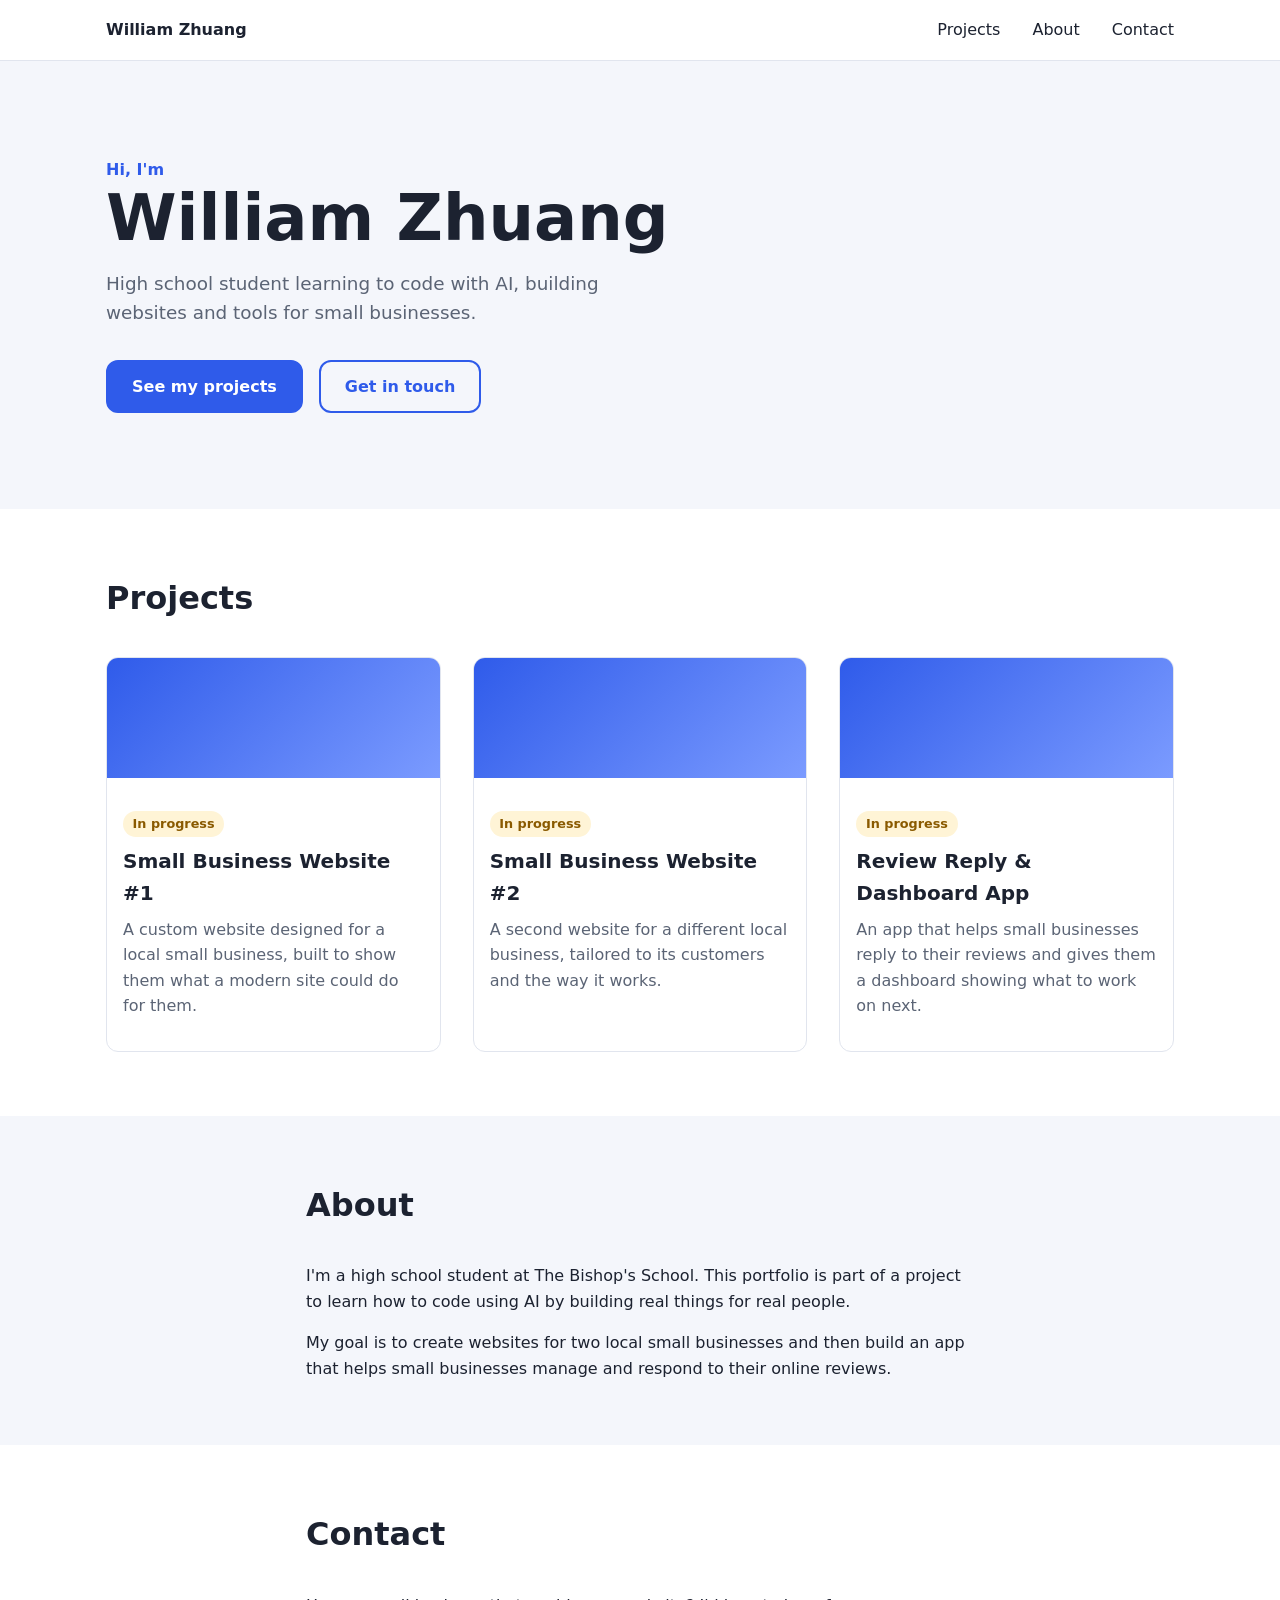
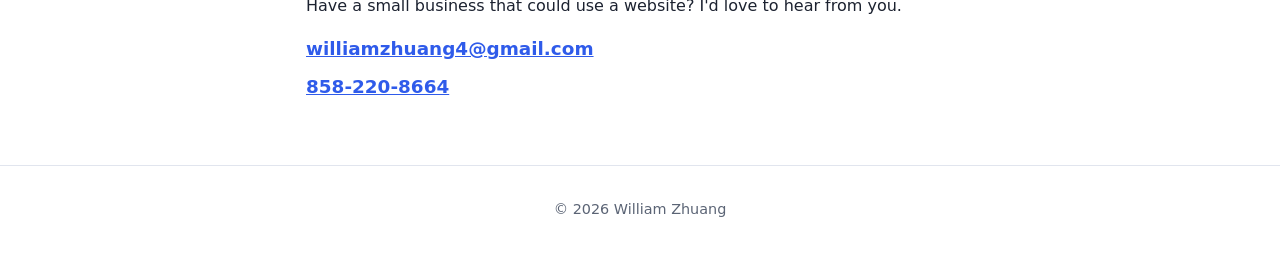
<file: index.html>
<!DOCTYPE html>
<html lang="en">
<head>
  <meta charset="UTF-8">
  <!-- Makes the page fit the phone's screen width instead of a zoomed-out desktop view -->
  <meta name="viewport" content="width=device-width, initial-scale=1.0">
  <title>William Zhuang | Portfolio</title>
  <meta name="description" content="William Zhuang: high school student learning to code with AI and building websites and tools for small businesses.">
  <link rel="stylesheet" href="css/style.css">
  <!-- "defer" waits to run the script until the HTML has loaded, so it can find the elements -->
  <script src="js/main.js" defer></script>
</head>
<body>

  <header class="site-header">
    <div class="container header-inner">
      <a href="#hero" class="logo">William Zhuang</a>

      <nav aria-label="Main">
        <!-- Hamburger button: only shown on small screens (see CSS).
             aria-expanded tells screen readers whether the menu is open. -->
        <button class="nav-toggle" aria-expanded="false" aria-controls="nav-links">
          <span class="visually-hidden">Menu</span>
          <span class="nav-toggle-bar" aria-hidden="true"></span>
        </button>

        <ul id="nav-links" class="nav-links">
          <li><a href="#projects">Projects</a></li>
          <li><a href="#about">About</a></li>
          <li><a href="#contact">Contact</a></li>
        </ul>
      </nav>
    </div>
  </header>

  <main>

    <!-- Hero: the first thing visitors see -->
    <section id="hero" class="hero">
      <div class="container">
        <p class="hero-kicker">Hi, I'm</p>
        <h1>William Zhuang</h1>
        <p class="hero-pitch">
          High school student learning to code with AI, building websites and tools
          for small businesses.
        </p>
        <div class="hero-buttons">
          <a href="#projects" class="button">See my projects</a>
          <a href="#contact" class="button button-outline">Get in touch</a>
        </div>
      </div>
    </section>

    <section id="projects" class="section">
      <div class="container">
        <h2>Projects</h2>

        <div class="cards">
          <article class="card">
            <div class="card-band" aria-hidden="true"></div>
            <div class="card-body">
              <span class="badge">In progress</span>
              <h3>Small Business Website #1</h3>
              <p>A custom website designed for a local small business, built to show them what a modern site could do for them.</p>
            </div>
          </article>

          <article class="card">
            <div class="card-band" aria-hidden="true"></div>
            <div class="card-body">
              <span class="badge">In progress</span>
              <h3>Small Business Website #2</h3>
              <p>A second website for a different local business, tailored to its customers and the way it works.</p>
            </div>
          </article>

          <article class="card">
            <div class="card-band" aria-hidden="true"></div>
            <div class="card-body">
              <span class="badge">In progress</span>
              <h3>Review Reply &amp; Dashboard App</h3>
              <p>An app that helps small businesses reply to their reviews and gives them a dashboard showing what to work on next.</p>
            </div>
          </article>
        </div>
      </div>
    </section>

    <section id="about" class="section section-alt">
      <div class="container narrow">
        <h2>About</h2>
        <p>
          I'm a high school student at The Bishop's School. This portfolio is part of a project
          to learn how to code using AI by building real things for real people.
        </p>
        <p>
          My goal is to create websites for two local small businesses and then build an app that
          helps small businesses manage and respond to their online reviews.
        </p>
      </div>
    </section>

    <section id="contact" class="section">
      <div class="container narrow">
        <h2>Contact</h2>
        <p>Have a small business that could use a website? I'd love to hear from you.</p>
        <ul class="contact-list">
          <!-- "mailto:" opens the visitor's email app -->
          <li><a href="mailto:williamzhuang4@gmail.com">williamzhuang4@gmail.com</a></li>
          <!-- "tel:" lets phones dial the number when tapped -->
          <li><a href="tel:+18582208664">858-220-8664</a></li>
        </ul>
      </div>
    </section>

  </main>

  <footer class="site-footer">
    <div class="container">
      <!-- The year is filled in by js/main.js so it never goes out of date -->
      <p>&copy; <span id="year">2026</span> William Zhuang</p>
    </div>
  </footer>

</body>
</html>
</file>
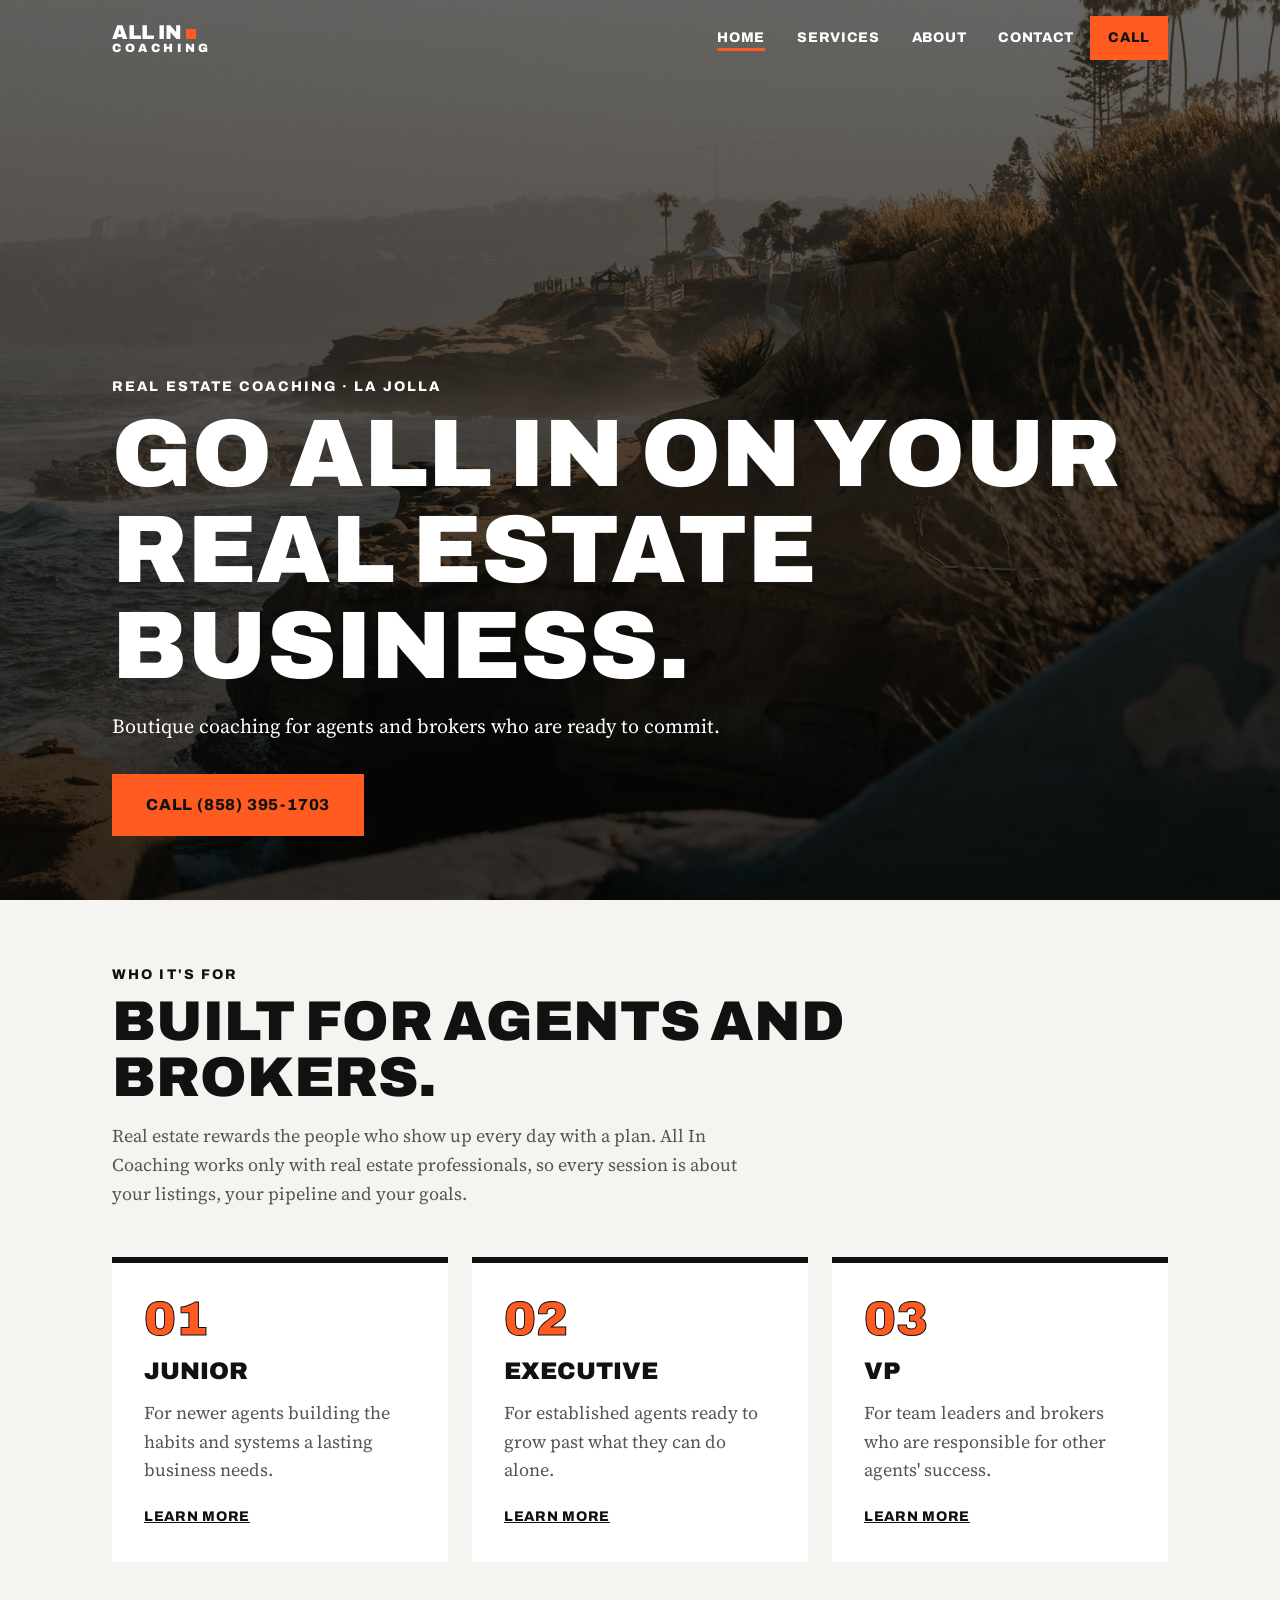
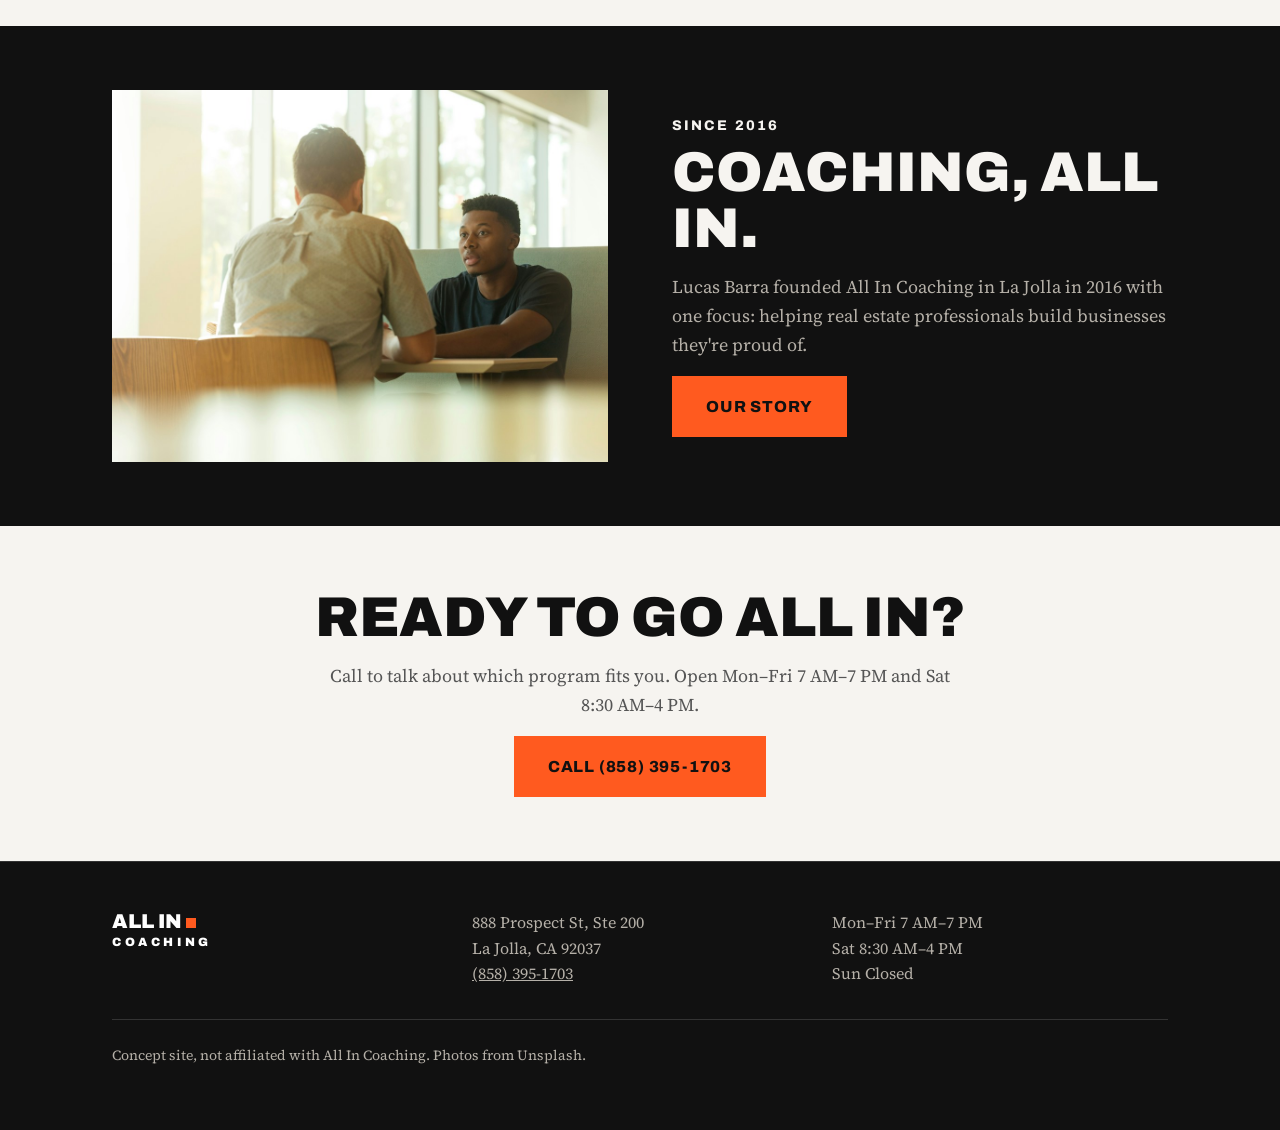
<file: buisness-site/index.html>
<!DOCTYPE html>
<html lang="en">
<head>
  <meta charset="UTF-8">
  <!-- Makes the page fit phone screens instead of showing a zoomed-out desktop view -->
  <meta name="viewport" content="width=device-width, initial-scale=1.0">
  <title>All In Coaching | Real Estate Coaching in La Jolla</title>
  <meta name="description" content="Boutique coaching for real estate agents and brokers, based in La Jolla since 2016. Call (858) 395-1703.">

  <!-- Google Fonts: Archivo (headings) and Source Serif 4 (body).
       The "preconnect" lines start the connection early so the fonts load faster. -->
  <link rel="preconnect" href="https://fonts.googleapis.com">
  <link rel="preconnect" href="https://fonts.gstatic.com" crossorigin>
  <link href="https://fonts.googleapis.com/css2?family=Archivo:wght@800;900&family=Source+Serif+4:wght@400;600&display=swap" rel="stylesheet">

  <link rel="stylesheet" href="css/style.css">
  <!-- "defer" waits until the HTML has loaded before running the script,
       so the script can find the menu button. -->
  <script src="js/main.js" defer></script>
</head>
<body>
  <a class="skip-link" href="#main">Skip to content</a>

  <!-- The same header is copied onto every page. With no build tools,
       copying it is the simplest option. Just remember to update all 4 pages if it changes. -->
  <header class="site-header">
    <div class="container header-inner">
      <a class="logo" href="index.html">All In<span aria-hidden="true"></span><small>Coaching</small></a>
      <a class="btn btn--small" href="tel:+18583951703">Call</a>
      <button class="menu-toggle" type="button" aria-expanded="false" aria-controls="site-nav">Menu</button>
      <nav id="site-nav" class="site-nav" aria-label="Main">
        <ul>
          <li><a href="index.html" aria-current="page">Home</a></li>
          <li><a href="services.html">Services</a></li>
          <li><a href="about.html">About</a></li>
          <li><a href="contact.html">Contact</a></li>
        </ul>
      </nav>
    </div>
  </header>

  <main id="main">
    <!-- Hero: photo by Austin Gasper on Unsplash (unsplash.com/photos/oCAuE9wK-TI) -->
    <section class="hero hero--full">
      <img class="hero-photo" src="images/hero-la-jolla-cliffs.jpg" alt="Sandstone cliffs and palm trees along the La Jolla coastline in golden morning light">
      <div class="hero-overlay"></div>
      <div class="container">
        <span class="eyebrow">Real estate coaching · La Jolla</span>
        <h1>Go all in on your real estate business.</h1>
        <p>Boutique coaching for agents and brokers who are ready to commit.</p>
        <a class="btn" href="tel:+18583951703">Call (858) 395-1703</a>
      </div>
    </section>

    <section class="section">
      <div class="container">
        <span class="eyebrow">Who it's for</span>
        <h2>Built for agents and brokers.</h2>
        <p class="muted">Real estate rewards the people who show up every day with a plan. All In Coaching works only with real estate professionals, so every session is about your listings, your pipeline and your goals.</p>

        <!-- The three programs. Details are general on purpose: real prices and
             program lengths should come from the owner. -->
        <div class="cards">
          <article class="card">
            <span class="card-number" aria-hidden="true">01</span>
            <h3>Junior</h3>
            <p class="muted">For newer agents building the habits and systems a lasting business needs.</p>
            <a class="text-link" href="services.html#junior">Learn more</a>
          </article>
          <article class="card">
            <span class="card-number" aria-hidden="true">02</span>
            <h3>Executive</h3>
            <p class="muted">For established agents ready to grow past what they can do alone.</p>
            <a class="text-link" href="services.html#executive">Learn more</a>
          </article>
          <article class="card">
            <span class="card-number" aria-hidden="true">03</span>
            <h3>VP</h3>
            <p class="muted">For team leaders and brokers who are responsible for other agents' success.</p>
            <a class="text-link" href="services.html#vp">Learn more</a>
          </article>
        </div>
      </div>
    </section>

    <section class="section section--dark">
      <div class="container split">
        <!-- Unsplash photo: unsplash.com/photos/W3Jl3jREpDY -->
        <img src="images/two-men-talking.jpg" alt="Two men in conversation across a table in a bright, sunlit room" loading="lazy">
        <div>
          <span class="eyebrow">Since 2016</span>
          <h2>Coaching, all in.</h2>
          <p class="muted">Lucas Barra founded All In Coaching in La Jolla in 2016 with one focus: helping real estate professionals build businesses they're proud of.</p>
          <a class="btn" href="about.html">Our story</a>
        </div>
      </div>
    </section>

    <section class="section cta-band">
      <div class="container">
        <h2>Ready to go all in?</h2>
        <p class="muted">Call to talk about which program fits you. Open Mon–Fri 7 AM–7 PM and Sat 8:30 AM–4 PM.</p>
        <a class="btn" href="tel:+18583951703">Call (858) 395-1703</a>
      </div>
    </section>
  </main>

  <footer class="site-footer">
    <div class="container">
      <div class="footer-grid">
        <div>
          <a class="logo" href="index.html">All In<span aria-hidden="true"></span><small>Coaching</small></a>
        </div>
        <div>
          <address>
            888 Prospect St, Ste 200<br>
            La Jolla, CA 92037<br>
            <a href="tel:+18583951703">(858) 395-1703</a>
          </address>
        </div>
        <div>
          Mon–Fri 7 AM–7 PM<br>
          Sat 8:30 AM–4 PM<br>
          Sun Closed
        </div>
      </div>
      <p class="concept-note">Concept site, not affiliated with All In Coaching. Photos from Unsplash.</p>
    </div>
  </footer>
</body>
</html>
</file>
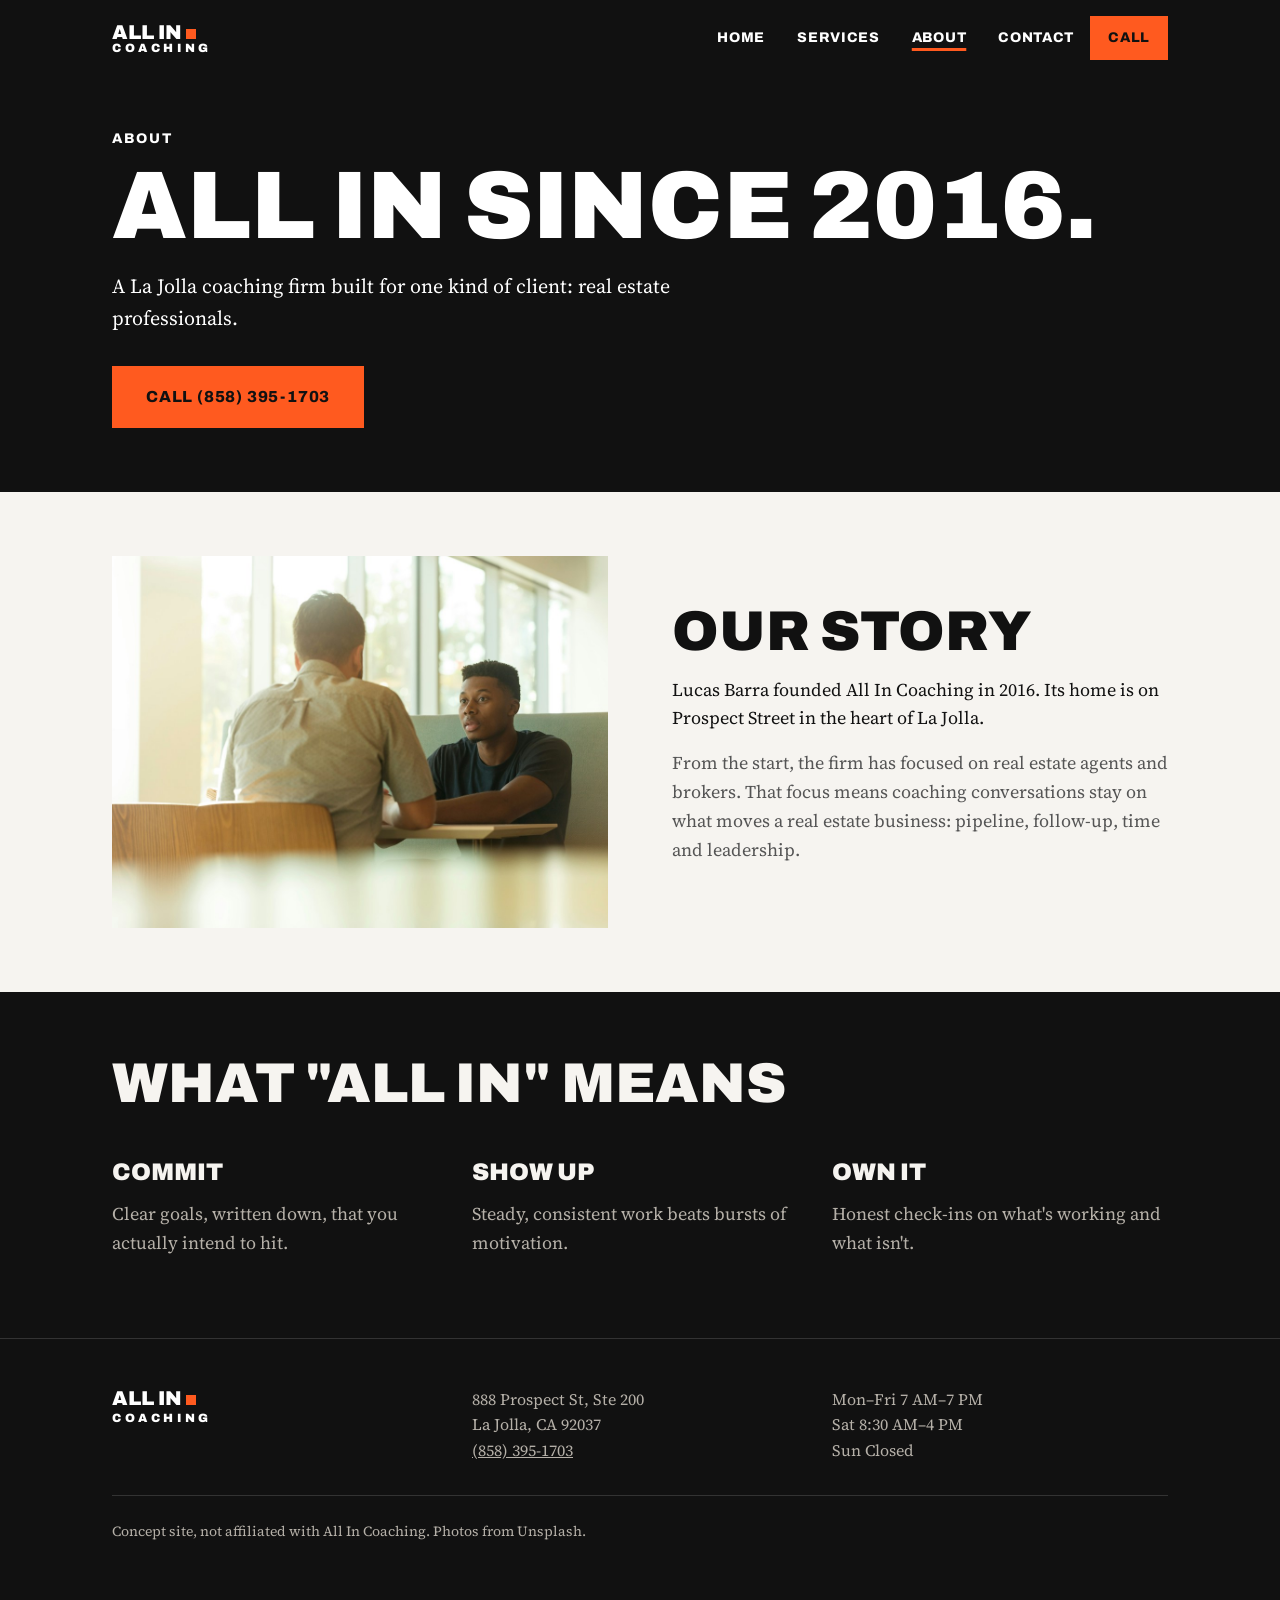
<file: buisness-site/about.html>
<!DOCTYPE html>
<html lang="en">
<head>
  <meta charset="UTF-8">
  <meta name="viewport" content="width=device-width, initial-scale=1.0">
  <title>About | All In Coaching</title>
  <meta name="description" content="All In Coaching was founded in La Jolla in 2016 by Lucas Barra to coach real estate professionals.">
  <link rel="preconnect" href="https://fonts.googleapis.com">
  <link rel="preconnect" href="https://fonts.gstatic.com" crossorigin>
  <link href="https://fonts.googleapis.com/css2?family=Archivo:wght@800;900&family=Source+Serif+4:wght@400;600&display=swap" rel="stylesheet">
  <link rel="stylesheet" href="css/style.css">
  <script src="js/main.js" defer></script>
</head>
<body>
  <a class="skip-link" href="#main">Skip to content</a>

  <header class="site-header">
    <div class="container header-inner">
      <a class="logo" href="index.html">All In<span aria-hidden="true"></span><small>Coaching</small></a>
      <a class="btn btn--small" href="tel:+18583951703">Call</a>
      <button class="menu-toggle" type="button" aria-expanded="false" aria-controls="site-nav">Menu</button>
      <nav id="site-nav" class="site-nav" aria-label="Main">
        <ul>
          <li><a href="index.html">Home</a></li>
          <li><a href="services.html">Services</a></li>
          <li><a href="about.html" aria-current="page">About</a></li>
          <li><a href="contact.html">Contact</a></li>
        </ul>
      </nav>
    </div>
  </header>

  <main id="main">
    <!-- A plain dark hero with no photo, so this page feels different from Home and Services -->
    <section class="hero hero--plain">
      <div class="container">
        <span class="eyebrow">About</span>
        <h1>All in since 2016.</h1>
        <p>A La Jolla coaching firm built for one kind of client: real estate professionals.</p>
        <a class="btn" href="tel:+18583951703">Call (858) 395-1703</a>
      </div>
    </section>

    <section class="section">
      <div class="container split">
        <!-- Unsplash photo: unsplash.com/photos/W3Jl3jREpDY -->
        <img src="images/two-men-talking.jpg" alt="Two men in conversation across a table in a bright, sunlit room" loading="lazy">
        <div>
          <h2>Our story</h2>
          <p>Lucas Barra founded All In Coaching in 2016. Its home is on Prospect Street in the heart of La Jolla.</p>
          <p class="muted">From the start, the firm has focused on real estate agents and brokers. That focus means coaching conversations stay on what moves a real estate business: pipeline, follow-up, time and leadership.</p>
        </div>
      </div>
    </section>

    <section class="section section--dark">
      <div class="container">
        <h2>What "all in" means</h2>
        <!-- The three principles describe what coaching involves in general terms.
             Have the owner confirm or rewrite them in their own words. -->
        <div class="cards">
          <article>
            <h3>Commit</h3>
            <p class="muted">Clear goals, written down, that you actually intend to hit.</p>
          </article>
          <article>
            <h3>Show up</h3>
            <p class="muted">Steady, consistent work beats bursts of motivation.</p>
          </article>
          <article>
            <h3>Own it</h3>
            <p class="muted">Honest check-ins on what's working and what isn't.</p>
          </article>
        </div>
      </div>
    </section>
  </main>

  <footer class="site-footer">
    <div class="container">
      <div class="footer-grid">
        <div>
          <a class="logo" href="index.html">All In<span aria-hidden="true"></span><small>Coaching</small></a>
        </div>
        <div>
          <address>
            888 Prospect St, Ste 200<br>
            La Jolla, CA 92037<br>
            <a href="tel:+18583951703">(858) 395-1703</a>
          </address>
        </div>
        <div>
          Mon–Fri 7 AM–7 PM<br>
          Sat 8:30 AM–4 PM<br>
          Sun Closed
        </div>
      </div>
      <p class="concept-note">Concept site, not affiliated with All In Coaching. Photos from Unsplash.</p>
    </div>
  </footer>
</body>
</html>
</file>
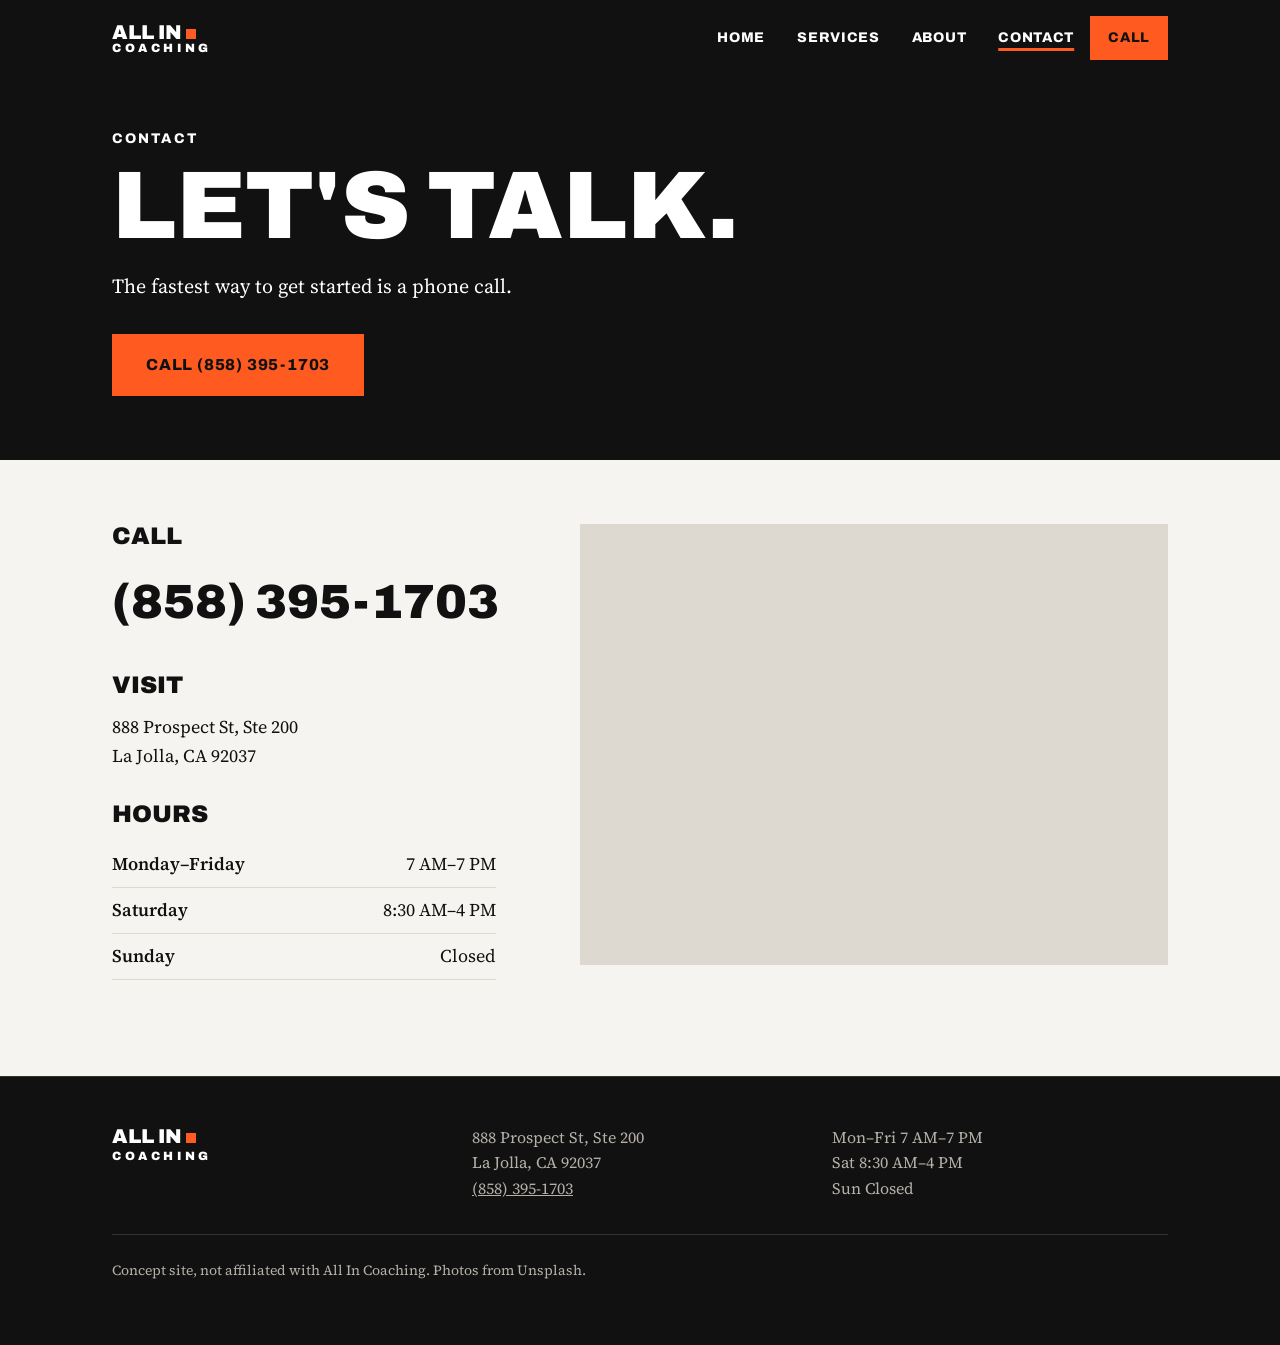
<file: buisness-site/contact.html>
<!DOCTYPE html>
<html lang="en">
<head>
  <meta charset="UTF-8">
  <meta name="viewport" content="width=device-width, initial-scale=1.0">
  <title>Contact | All In Coaching</title>
  <meta name="description" content="Call All In Coaching at (858) 395-1703. 888 Prospect St, Ste 200, La Jolla, CA 92037.">
  <link rel="preconnect" href="https://fonts.googleapis.com">
  <link rel="preconnect" href="https://fonts.gstatic.com" crossorigin>
  <link href="https://fonts.googleapis.com/css2?family=Archivo:wght@800;900&family=Source+Serif+4:wght@400;600&display=swap" rel="stylesheet">
  <link rel="stylesheet" href="css/style.css">
  <script src="js/main.js" defer></script>
</head>
<body>
  <a class="skip-link" href="#main">Skip to content</a>

  <header class="site-header">
    <div class="container header-inner">
      <a class="logo" href="index.html">All In<span aria-hidden="true"></span><small>Coaching</small></a>
      <a class="btn btn--small" href="tel:+18583951703">Call</a>
      <button class="menu-toggle" type="button" aria-expanded="false" aria-controls="site-nav">Menu</button>
      <nav id="site-nav" class="site-nav" aria-label="Main">
        <ul>
          <li><a href="index.html">Home</a></li>
          <li><a href="services.html">Services</a></li>
          <li><a href="about.html">About</a></li>
          <li><a href="contact.html" aria-current="page">Contact</a></li>
        </ul>
      </nav>
    </div>
  </header>

  <main id="main">
    <section class="hero hero--plain">
      <div class="container">
        <span class="eyebrow">Contact</span>
        <h1>Let's talk.</h1>
        <p>The fastest way to get started is a phone call.</p>
        <!-- "tel:" links open the phone's dialer when tapped. Use the full number
             with +1 (the US country code) so it works everywhere. -->
        <a class="btn" href="tel:+18583951703">Call (858) 395-1703</a>
      </div>
    </section>

    <section class="section">
      <div class="container contact-grid">
        <div>
          <div class="contact-block">
            <h2>Call</h2>
            <a class="big-phone" href="tel:+18583951703">(858) 395-1703</a>
          </div>

          <div class="contact-block">
            <h2>Visit</h2>
            <address>
              888 Prospect St, Ste 200<br>
              La Jolla, CA 92037
            </address>
          </div>

          <div class="contact-block">
            <h2>Hours</h2>
            <!-- A table is the right element for hours, because the data really is rows and columns -->
            <table class="hours">
              <tr><th scope="row">Monday–Friday</th><td>7 AM–7 PM</td></tr>
              <tr><th scope="row">Saturday</th><td>8:30 AM–4 PM</td></tr>
              <tr><th scope="row">Sunday</th><td>Closed</td></tr>
            </table>
          </div>
        </div>

        <!-- A Google Maps embed. This simple URL format needs no API key.
             loading="lazy" waits to load the map until you scroll near it, which speeds up the page. -->
        <iframe
          class="map"
          title="Map showing All In Coaching at 888 Prospect St, La Jolla"
          src="https://www.google.com/maps?q=888+Prospect+St+Ste+200,+La+Jolla,+CA+92037&output=embed"
          loading="lazy"
          referrerpolicy="no-referrer-when-downgrade"></iframe>
      </div>
    </section>
  </main>

  <footer class="site-footer">
    <div class="container">
      <div class="footer-grid">
        <div>
          <a class="logo" href="index.html">All In<span aria-hidden="true"></span><small>Coaching</small></a>
        </div>
        <div>
          <address>
            888 Prospect St, Ste 200<br>
            La Jolla, CA 92037<br>
            <a href="tel:+18583951703">(858) 395-1703</a>
          </address>
        </div>
        <div>
          Mon–Fri 7 AM–7 PM<br>
          Sat 8:30 AM–4 PM<br>
          Sun Closed
        </div>
      </div>
      <p class="concept-note">Concept site, not affiliated with All In Coaching. Photos from Unsplash.</p>
    </div>
  </footer>
</body>
</html>
</file>
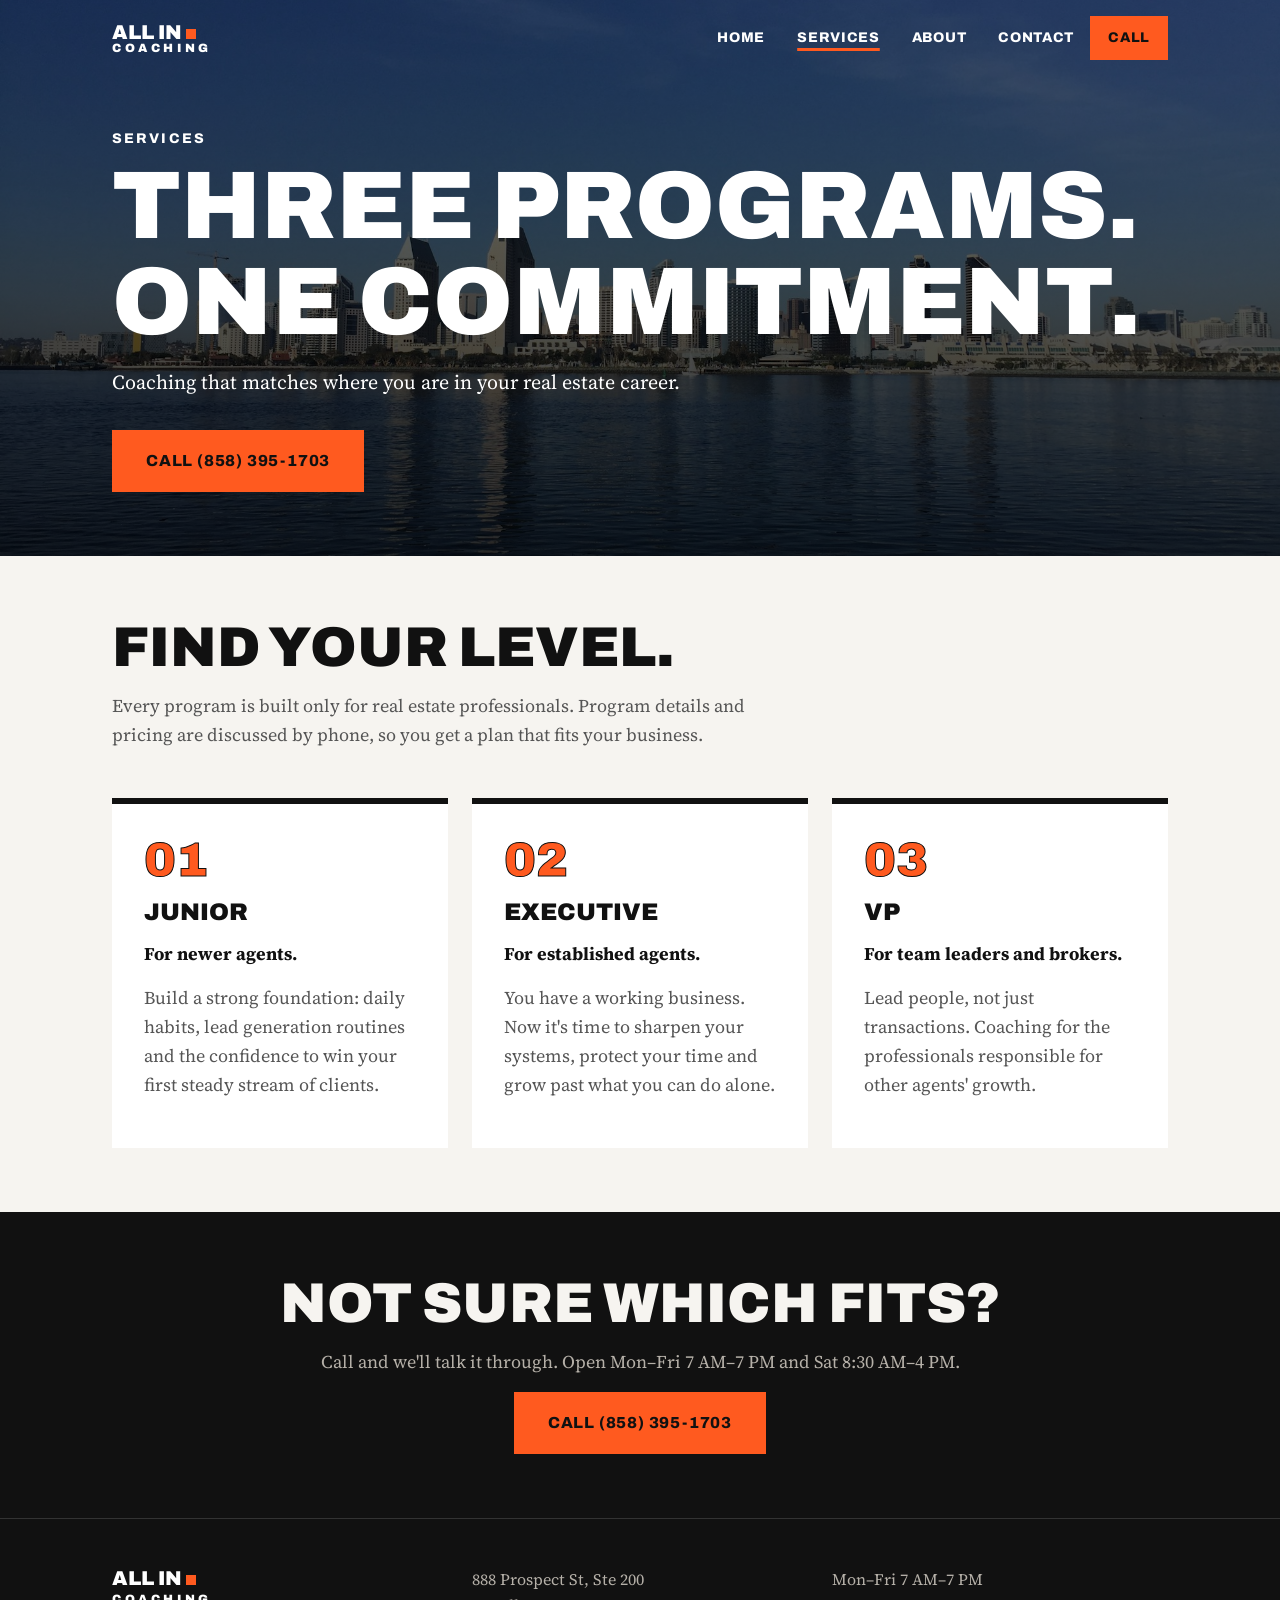
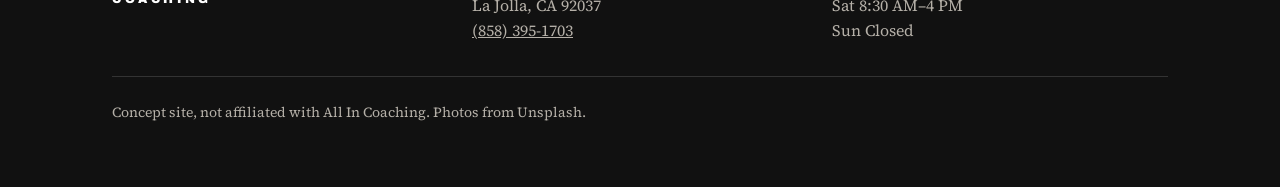
<file: buisness-site/services.html>
<!DOCTYPE html>
<html lang="en">
<head>
  <meta charset="UTF-8">
  <meta name="viewport" content="width=device-width, initial-scale=1.0">
  <title>Coaching Programs | All In Coaching</title>
  <meta name="description" content="Junior, Executive and VP coaching programs for real estate agents and brokers. Call (858) 395-1703.">
  <link rel="preconnect" href="https://fonts.googleapis.com">
  <link rel="preconnect" href="https://fonts.gstatic.com" crossorigin>
  <link href="https://fonts.googleapis.com/css2?family=Archivo:wght@800;900&family=Source+Serif+4:wght@400;600&display=swap" rel="stylesheet">
  <link rel="stylesheet" href="css/style.css">
  <script src="js/main.js" defer></script>
</head>
<body>
  <a class="skip-link" href="#main">Skip to content</a>

  <header class="site-header">
    <div class="container header-inner">
      <a class="logo" href="index.html">All In<span aria-hidden="true"></span><small>Coaching</small></a>
      <a class="btn btn--small" href="tel:+18583951703">Call</a>
      <button class="menu-toggle" type="button" aria-expanded="false" aria-controls="site-nav">Menu</button>
      <nav id="site-nav" class="site-nav" aria-label="Main">
        <ul>
          <li><a href="index.html">Home</a></li>
          <li><a href="services.html" aria-current="page">Services</a></li>
          <li><a href="about.html">About</a></li>
          <li><a href="contact.html">Contact</a></li>
        </ul>
      </nav>
    </div>
  </header>

  <main id="main">
    <!-- Hero: Unsplash photo (unsplash.com/photos/BhTgjLZ_v2U) -->
    <section class="hero">
      <img class="hero-photo" src="images/skyline.jpg" alt="Downtown San Diego skyline reflected in the bay under a clear blue sky">
      <div class="hero-overlay"></div>
      <div class="container">
        <span class="eyebrow">Services</span>
        <h1>Three programs. One commitment.</h1>
        <p>Coaching that matches where you are in your real estate career.</p>
        <a class="btn" href="tel:+18583951703">Call (858) 395-1703</a>
      </div>
    </section>

    <section class="section">
      <div class="container">
        <h2>Find your level.</h2>
        <p class="muted">Every program is built only for real estate professionals. Program details and pricing are discussed by phone, so you get a plan that fits your business.</p>

        <!-- The id on each card lets the home page link straight to it (services.html#junior) -->
        <div class="cards">
          <article class="card" id="junior">
            <span class="card-number" aria-hidden="true">01</span>
            <h3>Junior</h3>
            <p><strong>For newer agents.</strong></p>
            <p class="muted">Build a strong foundation: daily habits, lead generation routines and the confidence to win your first steady stream of clients.</p>
          </article>
          <article class="card" id="executive">
            <span class="card-number" aria-hidden="true">02</span>
            <h3>Executive</h3>
            <p><strong>For established agents.</strong></p>
            <p class="muted">You have a working business. Now it's time to sharpen your systems, protect your time and grow past what you can do alone.</p>
          </article>
          <article class="card" id="vp">
            <span class="card-number" aria-hidden="true">03</span>
            <h3>VP</h3>
            <p><strong>For team leaders and brokers.</strong></p>
            <p class="muted">Lead people, not just transactions. Coaching for the professionals responsible for other agents' growth.</p>
          </article>
        </div>
      </div>
    </section>

    <section class="section section--dark cta-band">
      <div class="container">
        <h2>Not sure which fits?</h2>
        <p class="muted">Call and we'll talk it through. Open Mon–Fri 7 AM–7 PM and Sat 8:30 AM–4 PM.</p>
        <a class="btn" href="tel:+18583951703">Call (858) 395-1703</a>
      </div>
    </section>
  </main>

  <footer class="site-footer">
    <div class="container">
      <div class="footer-grid">
        <div>
          <a class="logo" href="index.html">All In<span aria-hidden="true"></span><small>Coaching</small></a>
        </div>
        <div>
          <address>
            888 Prospect St, Ste 200<br>
            La Jolla, CA 92037<br>
            <a href="tel:+18583951703">(858) 395-1703</a>
          </address>
        </div>
        <div>
          Mon–Fri 7 AM–7 PM<br>
          Sat 8:30 AM–4 PM<br>
          Sun Closed
        </div>
      </div>
      <p class="concept-note">Concept site, not affiliated with All In Coaching. Photos from Unsplash.</p>
    </div>
  </footer>
</body>
</html>
</file>
<file: css/style.css>
/*
  Mobile-first stylesheet.
  The styles at the top are for phones. The @media block near the bottom
  adds changes for wider screens (tablets and desktops).
*/

/* ---------- Design tokens (reusable values) ---------- */
:root {
  --color-bg: #ffffff;
  --color-bg-alt: #f4f6fb;
  --color-text: #1c2230;
  --color-muted: #5b6475;
  --color-primary: #2f5bea;
  --color-primary-dark: #2246bd;
  --color-border: #e1e5ee;

  /* System fonts load instantly because they're already on the device */
  --font-body: system-ui, -apple-system, "Segoe UI", Roboto, Arial, sans-serif;

  --space-s: 0.5rem;
  --space-m: 1rem;
  --space-l: 2rem;
  --space-xl: 4rem;

  --max-width: 1100px;
  --radius: 12px;
}

/* ---------- Reset ---------- */
/* border-box makes padding count inside an element's width, so layouts don't overflow */
*,
*::before,
*::after {
  box-sizing: border-box;
}

body,
h1,
h2,
h3,
p,
ul {
  margin: 0;
}

img {
  max-width: 100%;
  display: block;
}

/* Smoothly scroll to sections when a nav link is clicked */
html {
  scroll-behavior: smooth;
}

/* Turn off smooth scrolling for people who've asked their device to reduce motion */
@media (prefers-reduced-motion: reduce) {
  html {
    scroll-behavior: auto;
  }
}

/* ---------- Base ---------- */
body {
  font-family: var(--font-body);
  font-size: 1rem;
  line-height: 1.6;
  color: var(--color-text);
  background: var(--color-bg);
}

a {
  color: var(--color-primary);
}

/* Clear outline when navigating with the keyboard */
:focus-visible {
  outline: 3px solid var(--color-primary);
  outline-offset: 3px;
}

h2 {
  font-size: 1.75rem;
  margin-bottom: var(--space-l);
}

/* Centers content and keeps a 1rem gap from the screen edges on phones */
.container {
  max-width: var(--max-width);
  margin: 0 auto;
  padding: 0 var(--space-m);
}

/* A slimmer container for text-heavy sections, since long lines are hard to read */
.container.narrow {
  max-width: 700px;
}

/* Hides text visually but keeps it readable by screen readers */
.visually-hidden {
  position: absolute;
  width: 1px;
  height: 1px;
  overflow: hidden;
  clip: rect(0 0 0 0);
  white-space: nowrap;
}

/* ---------- Header & navigation ---------- */
.site-header {
  /* sticky keeps the header at the top while scrolling */
  position: sticky;
  top: 0;
  z-index: 10;
  background: var(--color-bg);
  border-bottom: 1px solid var(--color-border);
}

.header-inner {
  display: flex;
  align-items: center;
  justify-content: space-between;
  min-height: 60px;
}

.logo {
  font-weight: 700;
  color: var(--color-text);
  text-decoration: none;
}

/* Hamburger button (phones only) */
.nav-toggle {
  display: flex;
  align-items: center;
  justify-content: center;
  width: 44px;
  height: 44px;
  background: none;
  border: none;
  cursor: pointer;
}

/* One span draws the middle line; ::before and ::after draw the top and bottom lines */
.nav-toggle-bar,
.nav-toggle-bar::before,
.nav-toggle-bar::after {
  display: block;
  position: relative;
  width: 24px;
  height: 2px;
  background: var(--color-text);
}

.nav-toggle-bar::before,
.nav-toggle-bar::after {
  content: "";
  position: absolute;
  left: 0;
}

.nav-toggle-bar::before {
  top: -7px;
}

.nav-toggle-bar::after {
  top: 7px;
}

/* On phones the links are hidden until the menu is opened.
   The menu drops down below the header (position: absolute). */
.nav-links {
  display: none;
  position: absolute;
  top: 100%;
  left: 0;
  right: 0;
  padding: var(--space-s) var(--space-m) var(--space-m);
  list-style: none;
  background: var(--color-bg);
  border-bottom: 1px solid var(--color-border);
}

/* js/main.js adds the "open" class when the hamburger is clicked */
.nav-links.open {
  display: block;
}

.nav-links a {
  display: block;
  padding: var(--space-s) 0;
  color: var(--color-text);
  text-decoration: none;
  font-weight: 500;
}

.nav-links a:hover {
  color: var(--color-primary);
}

/* ---------- Hero ---------- */
.hero {
  padding: var(--space-xl) 0;
  background: var(--color-bg-alt);
}

.hero-kicker {
  color: var(--color-primary);
  font-weight: 600;
}

.hero h1 {
  /* clamp(min, preferred, max): the size grows with screen width (vw)
     but never goes below 2.5rem or above 4rem */
  font-size: clamp(2.5rem, 8vw, 4rem);
  line-height: 1.1;
  margin-bottom: var(--space-m);
}

.hero-pitch {
  font-size: 1.15rem;
  color: var(--color-muted);
  max-width: 34rem;
  margin-bottom: var(--space-l);
}

.hero-buttons {
  display: flex;
  flex-wrap: wrap; /* lets the buttons stack if there isn't room side by side */
  gap: var(--space-m);
}

.button {
  display: inline-block;
  padding: 0.75rem 1.5rem;
  border: 2px solid var(--color-primary);
  border-radius: var(--radius);
  background: var(--color-primary);
  color: #ffffff;
  font-weight: 600;
  text-decoration: none;
}

.button:hover {
  background: var(--color-primary-dark);
  border-color: var(--color-primary-dark);
}

.button-outline {
  background: transparent;
  color: var(--color-primary);
}

.button-outline:hover {
  background: var(--color-primary);
  color: #ffffff;
}

/* ---------- Sections ---------- */
.section {
  padding: var(--space-xl) 0;
  /* Stops the sticky header from covering section titles after clicking a nav link */
  scroll-margin-top: 60px;
}

.section-alt {
  background: var(--color-bg-alt);
}

.section p + p {
  margin-top: var(--space-m);
}

/* ---------- Project cards ---------- */
/* Phones: one column of cards stacked with space between */
.cards {
  display: grid;
  gap: var(--space-l);
}

.card {
  border: 1px solid var(--color-border);
  border-radius: var(--radius);
  overflow: hidden; /* clips the colored band to the rounded corners */
  background: var(--color-bg);
}

/* Colored strip standing in for a project screenshot until there are real images */
.card-band {
  height: 120px;
  background: linear-gradient(135deg, var(--color-primary), #7b9bff);
}

.card-body {
  padding: var(--space-l) var(--space-m);
}

.card h3 {
  font-size: 1.25rem;
  margin: var(--space-s) 0;
}

.card p {
  color: var(--color-muted);
}

.badge {
  display: inline-block;
  padding: 0.15rem 0.6rem;
  border-radius: 999px; /* large value = fully rounded pill shape */
  background: #fff4d6;
  color: #8a5a00;
  font-size: 0.8rem;
  font-weight: 600;
}

/* ---------- Contact ---------- */
.contact-list {
  list-style: none;
  padding: 0;
  margin-top: var(--space-m);
}

.contact-list li + li {
  margin-top: var(--space-s);
}

.contact-list a {
  font-size: 1.15rem;
  font-weight: 600;
  /* Lets the long email address wrap instead of overflowing on narrow phones */
  overflow-wrap: anywhere;
}

/* ---------- Footer ---------- */
.site-footer {
  padding: var(--space-l) 0;
  border-top: 1px solid var(--color-border);
  color: var(--color-muted);
  font-size: 0.9rem;
  text-align: center;
}

/* ---------- Wider screens (768px and up) ---------- */
@media (min-width: 768px) {
  /* Hide the hamburger and show the links in a row */
  .nav-toggle {
    display: none;
  }

  .nav-links,
  .nav-links.open {
    display: flex;
    position: static;
    gap: var(--space-l);
    padding: 0;
    border: none;
  }

  .hero {
    padding: 6rem 0;
  }

  h2 {
    font-size: 2rem;
  }

  /* Three equal-width cards side by side */
  .cards {
    grid-template-columns: repeat(3, 1fr);
  }
}
</file>
<file: buisness-site/css/style.css>
/* =========================================================
   All In Coaching: concept site styles
   Mobile-first: the base styles below are for phones.
   Bigger screens get extra rules inside @media blocks at the bottom of each section.
   ========================================================= */

/* ---------- Design tokens ----------
   Every color, font and spacing value lives here, so changing
   the look of the whole site means editing just this block. */
:root {
  /* Colors: neutrals plus ONE accent (site-style rule) */
  --color-ink: #111111;       /* near-black for text and dark sections */
  --color-paper: #f6f4f0;     /* warm off-white page background */
  --color-white: #ffffff;
  --color-muted: #555555;     /* secondary text on light backgrounds (about 6.9:1 contrast) */
  --color-muted-dark: #b5b0a8;/* secondary text on dark backgrounds (about 8:1 contrast) */
  --color-line: #ddd8d0;      /* thin borders on light backgrounds */
  --color-line-dark: #333333; /* thin borders on dark backgrounds */
  --color-accent: #ff5a1f;    /* "all in" orange. Always put BLACK text on it: white would fail contrast */

  /* Fonts: one bold headline font + one readable body font */
  --font-heading: "Archivo", "Arial Black", sans-serif;
  --font-body: "Source Serif 4", Georgia, serif;

  /* Spacing scale: 4, 8, 16, 24, 32, 48, 64px (written in rem; 1rem = 16px).
     Only use these for margins, padding and gaps so the rhythm stays consistent. */
  --space-1: 0.25rem; /* 4px */
  --space-2: 0.5rem;  /* 8px */
  --space-3: 1rem;    /* 16px */
  --space-4: 1.5rem;  /* 24px */
  --space-5: 2rem;    /* 32px */
  --space-6: 3rem;    /* 48px */
  --space-7: 4rem;    /* 64px */

  --max-width: 70rem;     /* widest the content gets on big screens */
  --reading-width: 40rem; /* paragraphs wider than this get hard to read */
}

/* ---------- Base ---------- */

/* Makes width/height include padding and borders, which makes sizing far less surprising */
*,
*::before,
*::after {
  box-sizing: border-box;
}

body {
  margin: 0;
  font-family: var(--font-body);
  font-size: 1.125rem; /* 18px: comfortable reading size */
  line-height: 1.6;
  color: var(--color-ink);
  background: var(--color-paper);
}

img {
  max-width: 100%;
  display: block; /* removes the small gap browsers leave under images */
}

h1,
h2,
h3 {
  font-family: var(--font-heading);
  font-weight: 900;
  text-transform: uppercase;
  line-height: 1;
  margin: 0 0 var(--space-3);
}

/* clamp(min, preferred, max) lets headings grow with the screen width
   but never get smaller than the min or bigger than the max. */
h1 { font-size: clamp(2.5rem, 9vw, 6rem); }
h2 { font-size: clamp(2rem, 6vw, 3.5rem); }
h3 { font-size: 1.5rem; }

p {
  margin: 0 0 var(--space-3);
  max-width: var(--reading-width);
}

a {
  color: inherit;
}

/* A thick, visible outline when someone tabs through the page with a keyboard */
:focus-visible {
  outline: 3px solid var(--color-accent);
  outline-offset: 3px;
}

/* Hidden until a keyboard user presses Tab, then it lets them jump past the nav */
.skip-link {
  position: absolute;
  left: var(--space-3);
  top: -100%;
  z-index: 100;
  padding: var(--space-2) var(--space-3);
  background: var(--color-accent);
  color: var(--color-ink);
  font-family: var(--font-heading);
  font-weight: 800;
}

.skip-link:focus {
  top: var(--space-3);
}

/* ---------- Layout helpers ---------- */

/* Centers content and keeps it from touching the screen edges */
.container {
  width: 100%;
  max-width: var(--max-width);
  margin: 0 auto;
  padding: 0 var(--space-3);
}

.section {
  padding: var(--space-7) 0;
}

.section--dark {
  background: var(--color-ink);
  color: var(--color-paper);
}

.section--dark .muted {
  color: var(--color-muted-dark);
}

.muted {
  color: var(--color-muted);
}

/* Small uppercase label that sits above a heading */
.eyebrow {
  display: block;
  margin-bottom: var(--space-2);
  font-family: var(--font-heading);
  font-weight: 800;
  font-size: 0.875rem;
  letter-spacing: 0.15em;
  text-transform: uppercase;
}

@media (min-width: 48rem) {
  .container {
    padding: 0 var(--space-5);
  }
}

/* ---------- Buttons ---------- */

.btn {
  display: inline-block;
  padding: var(--space-3) var(--space-5);
  background: var(--color-accent);
  color: var(--color-ink); /* black on orange passes WCAG AA; white would not */
  font-family: var(--font-heading);
  font-weight: 800;
  font-size: 1rem;
  letter-spacing: 0.05em;
  text-transform: uppercase;
  text-decoration: none;
  border: 2px solid var(--color-accent);
  transition: background 0.2s, color 0.2s;
}

.btn:hover {
  background: var(--color-ink);
  color: var(--color-accent);
}

/* On dark backgrounds the hover state needs a light fill instead */
.hero .btn:hover,
.section--dark .btn:hover {
  background: transparent;
  color: var(--color-white);
}

.btn--small {
  padding: var(--space-2) var(--space-3);
  font-size: 0.875rem;
  min-height: 2.75rem; /* 44px: the smallest comfortable size for a finger tap */
  display: inline-flex;
  align-items: center;
}

/* ---------- Header and navigation ---------- */

/* The header floats on top of each page's hero photo */
.site-header {
  position: absolute;
  top: 0;
  left: 0;
  right: 0;
  z-index: 10;
  color: var(--color-white);
}

.header-inner {
  display: flex;
  align-items: center;
  gap: var(--space-3);
  padding-top: var(--space-3);
  padding-bottom: var(--space-3);
}

.logo {
  font-family: var(--font-heading);
  font-weight: 900;
  font-size: 1.25rem;
  line-height: 1;
  text-transform: uppercase;
  text-decoration: none;
  margin-right: auto; /* pushes everything after the logo to the right side */
}

/* The orange square after "ALL IN" is a small brand mark made with CSS, no image needed */
.logo span {
  display: inline-block;
  width: 0.5em;
  height: 0.5em;
  margin-left: var(--space-1);
  background: var(--color-accent);
}

.logo small {
  display: block;
  font-size: 0.6em;
  letter-spacing: 0.3em;
}

.menu-toggle {
  min-height: 2.75rem;
  padding: var(--space-2) var(--space-3);
  background: transparent;
  color: inherit;
  border: 2px solid currentColor;
  font-family: var(--font-heading);
  font-weight: 800;
  font-size: 0.875rem;
  text-transform: uppercase;
  cursor: pointer;
}

/* On phones the nav is hidden until the Menu button adds the "is-open" class (see js/main.js) */
.site-nav {
  display: none;
  position: absolute;
  top: 100%;
  left: 0;
  right: 0;
  background: var(--color-ink);
  padding: var(--space-3);
}

.site-nav.is-open {
  display: block;
}

.site-nav ul {
  list-style: none;
  margin: 0;
  padding: 0;
}

.site-nav a {
  display: block;
  padding: var(--space-3) 0;
  font-family: var(--font-heading);
  font-weight: 800;
  text-transform: uppercase;
  text-decoration: none;
  letter-spacing: 0.05em;
}

/* aria-current="page" marks the link for the page you're on; we underline it in orange */
.site-nav a[aria-current="page"],
.site-nav a:hover {
  text-decoration: underline;
  text-decoration-color: var(--color-accent);
  text-decoration-thickness: 3px;
  text-underline-offset: 6px;
}

@media (min-width: 48rem) {
  .menu-toggle {
    display: none;
  }

  /* "order" changes where a flex item appears without changing the HTML.
     On phones the Call button sits next to Menu; on wider screens it moves after the nav links. */
  .header-inner .btn--small {
    order: 1;
  }

  /* On tablets and up, the nav is always visible and sits in a row */
  .site-nav {
    display: block;
    position: static;
    background: none;
    padding: 0;
  }

  .site-nav ul {
    display: flex;
    gap: var(--space-5);
  }

  .site-nav a {
    padding: var(--space-2) 0;
    font-size: 0.875rem;
  }
}

/* ---------- Hero (the big photo section at the top of each page) ---------- */

.hero {
  position: relative;
  isolation: isolate; /* keeps the photo and overlay layers stacked inside the hero only */
  display: flex;
  align-items: flex-end;
  min-height: 60vh;
  padding: var(--space-7) 0;
  padding-top: calc(var(--space-7) * 2); /* 128px: leaves room for the header that floats on top */
  background: var(--color-ink);
  color: var(--color-white);
}

/* Full-screen version for the home page. svh = "small viewport height", which
   avoids mobile browser toolbars covering the bottom. vh is a fallback for older browsers. */
.hero--full {
  min-height: 100vh;
  min-height: 100svh;
}

.hero--plain {
  min-height: 0;
}

/* The photo fills the hero behind the text */
.hero-photo {
  position: absolute;
  inset: 0;
  width: 100%;
  height: 100%;
  object-fit: cover; /* crops the photo to fill the space without stretching it */
  z-index: -2;
}

/* A dark overlay between the photo and the text so white text always stays readable */
.hero-photo + .hero-overlay {
  position: absolute;
  inset: 0;
  z-index: -1;
  background: linear-gradient(to bottom, rgba(0, 0, 0, 0.55), rgba(0, 0, 0, 0.8));
}

.hero h1 {
  max-width: 12em;
}

.hero p {
  font-size: 1.25rem;
  margin-bottom: var(--space-5);
}

/* ---------- Cards (the three programs) ---------- */

.cards {
  display: grid;
  gap: var(--space-4);
  margin-top: var(--space-6);
}

.card {
  padding: var(--space-5);
  background: var(--color-white);
  border-top: 6px solid var(--color-ink);
}

/* The big 01 / 02 / 03 is decoration that shows the programs as steps */
.card-number {
  display: block;
  margin-bottom: var(--space-3);
  font-family: var(--font-heading);
  font-weight: 900;
  font-size: 3rem;
  line-height: 1;
  color: var(--color-accent);
  -webkit-text-stroke: 1px var(--color-ink); /* the outline helps the orange show up on white */
}

.card .text-link {
  font-family: var(--font-heading);
  font-weight: 800;
  font-size: 0.875rem;
  text-transform: uppercase;
  letter-spacing: 0.05em;
}

@media (min-width: 48rem) {
  .cards {
    grid-template-columns: repeat(3, 1fr);
  }
}

/* ---------- Split section (photo on one side, text on the other) ---------- */

.split {
  display: grid;
  gap: var(--space-5);
  align-items: center;
}

.split img {
  width: 100%;
  aspect-ratio: 4 / 3;
  object-fit: cover;
}

@media (min-width: 48rem) {
  .split {
    grid-template-columns: 1fr 1fr;
    gap: var(--space-7);
  }
}

/* ---------- Call-to-action band ---------- */

.cta-band {
  text-align: center;
}

.cta-band p {
  margin-left: auto;
  margin-right: auto;
}

/* ---------- Contact page ---------- */

.contact-grid {
  display: grid;
  gap: var(--space-6);
}

.contact-block {
  margin-bottom: var(--space-5);
}

.contact-block h2 {
  font-size: 1.5rem;
}

address {
  font-style: normal; /* browsers italicize <address> by default */
}

.big-phone {
  font-family: var(--font-heading);
  font-weight: 900;
  font-size: clamp(1.75rem, 7vw, 3rem);
  text-decoration: none;
  white-space: nowrap; /* keeps the phone number on one line */
}

.hours {
  width: 100%;
  max-width: 24rem;
  border-collapse: collapse;
}

.hours th,
.hours td {
  padding: var(--space-2) 0;
  border-bottom: 1px solid var(--color-line);
  text-align: left;
}

.hours th {
  font-weight: 600;
}

.hours td {
  text-align: right;
}

.map {
  width: 100%;
  aspect-ratio: 4 / 3;
  border: 0;
  background: var(--color-line); /* shows a gray box while the map loads */
}

@media (min-width: 64rem) {
  .contact-grid {
    grid-template-columns: 1fr 1.4fr;
  }
}

/* ---------- Footer ---------- */

.site-footer {
  padding: var(--space-6) 0;
  background: var(--color-ink);
  color: var(--color-muted-dark);
  border-top: 1px solid var(--color-line-dark);
  font-size: 1rem;
}

.footer-grid {
  display: grid;
  gap: var(--space-4);
}

.site-footer .logo {
  color: var(--color-white);
}

.concept-note {
  margin-top: var(--space-5);
  padding-top: var(--space-4);
  border-top: 1px solid var(--color-line-dark);
  font-size: 0.875rem;
  max-width: none; /* overrides the paragraph reading width so the divider line spans the whole footer */
}

@media (min-width: 48rem) {
  .footer-grid {
    grid-template-columns: repeat(3, 1fr);
  }
}

/* ---------- Respect users who turn off animations in their OS settings ---------- */
@media (prefers-reduced-motion: reduce) {
  * {
    transition: none !important;
  }
}
</file>
